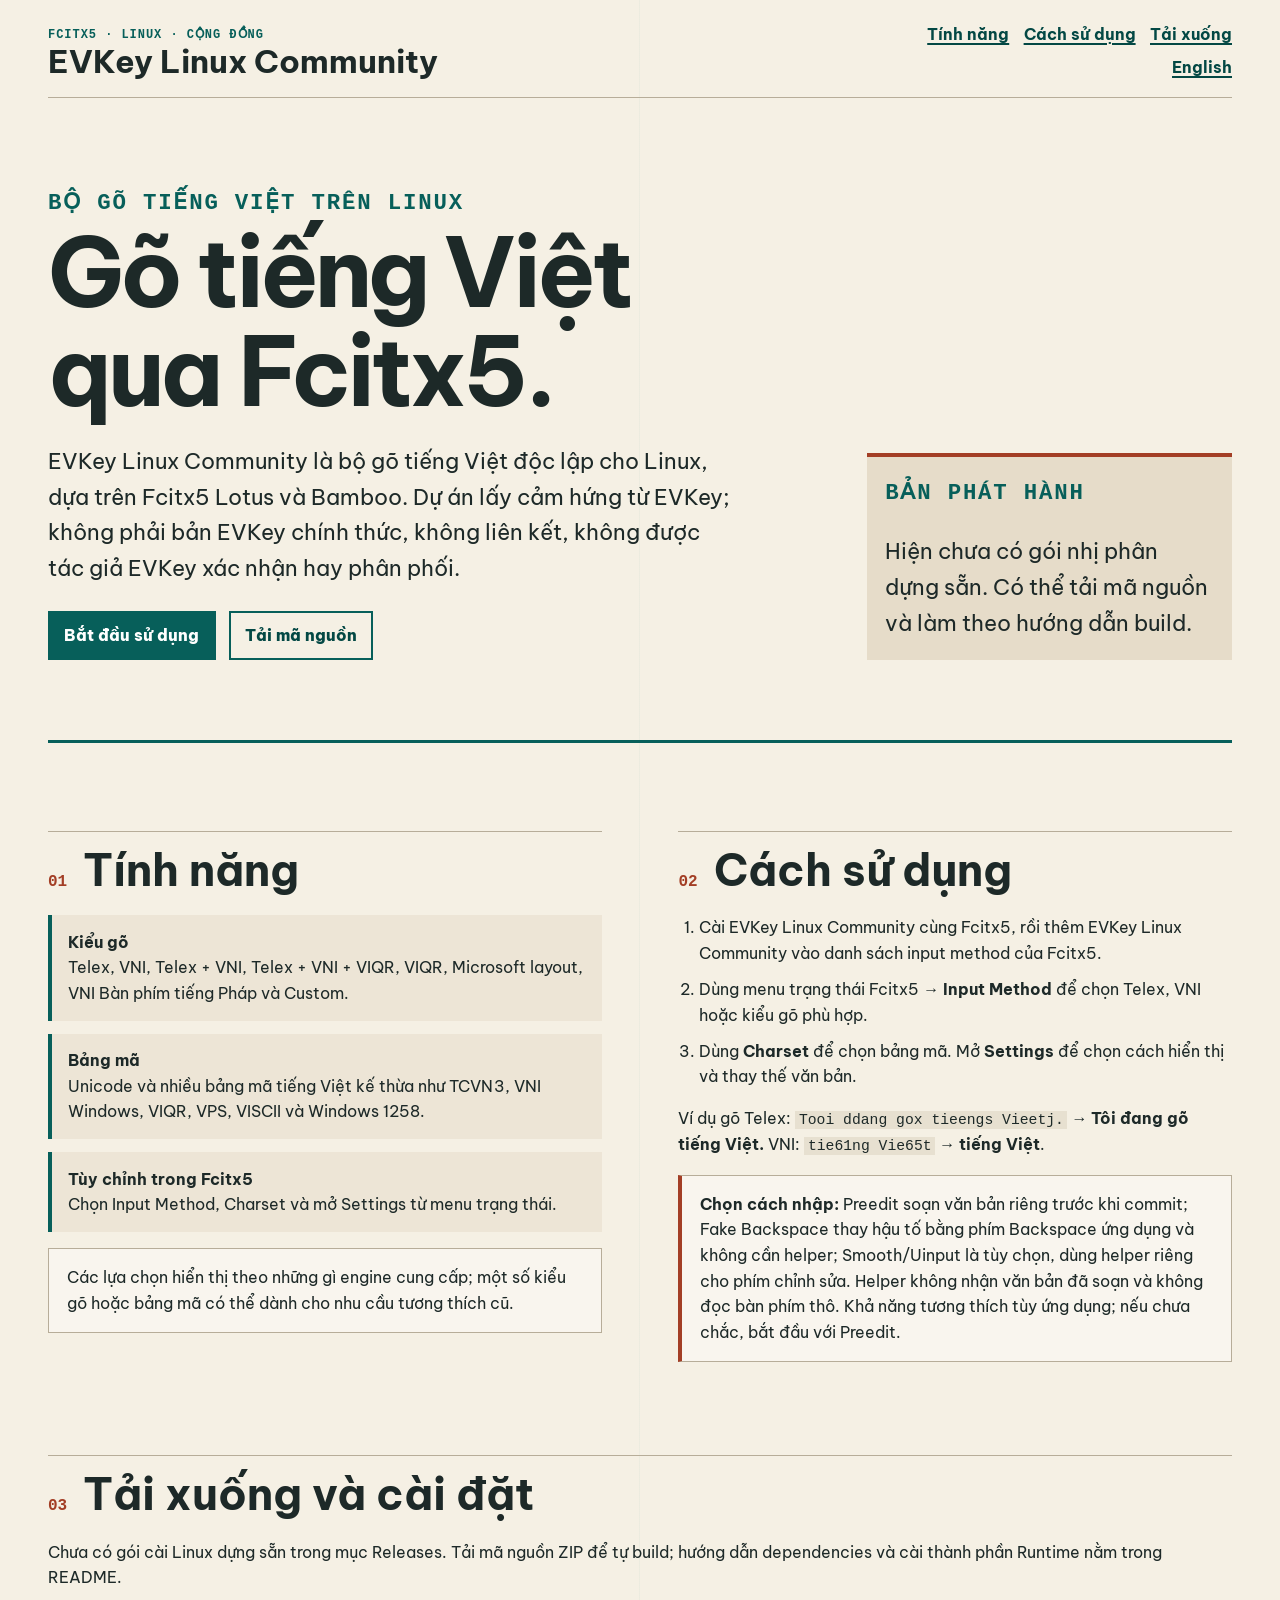
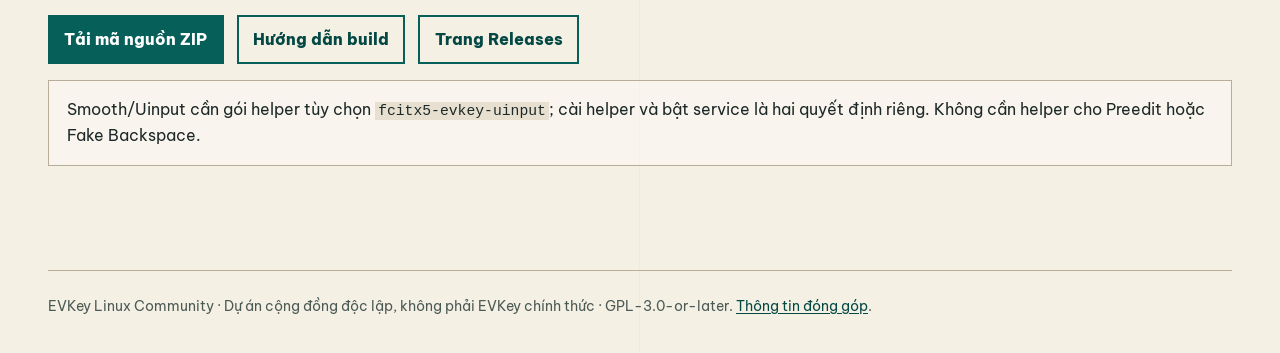
<file: site/index.html>
<!doctype html>
<html lang="vi">
<head>
  <meta charset="utf-8">
  <meta name="viewport" content="width=device-width, initial-scale=1">
  <meta name="description" content="EVKey Linux Community — bộ gõ tiếng Việt cho Fcitx5 trên Linux.">
  <title>Bộ gõ tiếng Việt cho Linux — EVKey Linux Community</title>
  <link rel="canonical" href="https://dt418.github.io/evkey-linux-community/">
  <link rel="alternate" hreflang="vi" href="https://dt418.github.io/evkey-linux-community/">
  <link rel="alternate" hreflang="en" href="https://dt418.github.io/evkey-linux-community/en/">
  <link rel="icon" href="data:,">
  <link rel="stylesheet" href="assets/site.css">
</head>
<body>
  <a class="skip-link" href="#noi-dung">Bỏ qua điều hướng</a>
  <header class="site-header">
    <div>
      <p class="eyebrow">Fcitx5 · Linux · cộng đồng</p>
      <a class="brand" href="./">EVKey Linux Community</a>
    </div>
    <nav aria-label="Điều hướng chính">
      <ul class="nav-list">
        <li><a href="#features">Tính năng</a></li>
        <li><a href="#guide">Cách sử dụng</a></li>
        <li><a href="#downloads">Tải xuống</a></li>
      </ul>
      <ul class="language-list" aria-label="Ngôn ngữ">
        <li><a href="en/" lang="en">English</a></li>
      </ul>
    </nav>
  </header>

  <main id="noi-dung" tabindex="-1">
    <section class="hero" aria-labelledby="tieu-de">
      <div>
        <p class="kicker">Bộ gõ tiếng Việt trên Linux</p>
        <h1 id="tieu-de">Gõ tiếng Việt qua Fcitx5.</h1>
        <p>EVKey Linux Community là bộ gõ tiếng Việt độc lập cho Linux, dựa trên Fcitx5 Lotus và Bamboo. Dự án lấy cảm hứng từ EVKey; không phải bản EVKey chính thức, không liên kết, không được tác giả EVKey xác nhận hay phân phối.</p>
        <div class="action-row">
          <a class="button-link" href="#guide">Bắt đầu sử dụng</a>
          <a class="button-link secondary" href="#downloads">Tải mã nguồn</a>
        </div>
      </div>
      <aside class="hero-note" aria-label="Tình trạng bản tải xuống">
        <p class="meta-label">Bản phát hành</p>
        <p>Hiện chưa có gói nhị phân dựng sẵn. Có thể tải mã nguồn và làm theo hướng dẫn build.</p>
      </aside>
    </section>

    <div class="content-grid">
      <section id="features" aria-labelledby="tinh-nang">
        <div class="section-heading"><span class="section-number">01</span><h2 id="tinh-nang">Tính năng</h2></div>
        <ul class="mode-list">
          <li><strong>Kiểu gõ</strong>Telex, VNI, Telex + VNI, Telex + VNI + VIQR, VIQR, Microsoft layout, VNI Bàn phím tiếng Pháp và Custom.</li>
          <li><strong>Bảng mã</strong>Unicode và nhiều bảng mã tiếng Việt kế thừa như TCVN3, VNI Windows, VIQR, VPS, VISCII và Windows 1258.</li>
          <li><strong>Tùy chỉnh trong Fcitx5</strong>Chọn Input Method, Charset và mở Settings từ menu trạng thái.</li>
        </ul>
        <p class="note">Các lựa chọn hiển thị theo những gì engine cung cấp; một số kiểu gõ hoặc bảng mã có thể dành cho nhu cầu tương thích cũ.</p>
      </section>

      <section id="guide" aria-labelledby="cach-dung">
        <div class="section-heading"><span class="section-number">02</span><h2 id="cach-dung">Cách sử dụng</h2></div>
        <ol class="build-steps">
          <li>Cài EVKey Linux Community cùng Fcitx5, rồi thêm EVKey Linux Community vào danh sách input method của Fcitx5.</li>
          <li>Dùng menu trạng thái Fcitx5 → <strong>Input Method</strong> để chọn Telex, VNI hoặc kiểu gõ phù hợp.</li>
          <li>Dùng <strong>Charset</strong> để chọn bảng mã. Mở <strong>Settings</strong> để chọn cách hiển thị và thay thế văn bản.</li>
        </ol>
        <p>Ví dụ gõ Telex: <code>Tooi ddang gox tieengs Vieetj.</code> → <strong>Tôi đang gõ tiếng Việt.</strong> VNI: <code>tie61ng Vie65t</code> → <strong>tiếng Việt</strong>.</p>
        <p class="callout"><strong>Chọn cách nhập:</strong> Preedit soạn văn bản riêng trước khi commit; Fake Backspace thay hậu tố bằng phím Backspace ứng dụng và không cần helper; Smooth/Uinput là tùy chọn, dùng helper riêng cho phím chỉnh sửa. Helper không nhận văn bản đã soạn và không đọc bàn phím thô. Khả năng tương thích tùy ứng dụng; nếu chưa chắc, bắt đầu với Preedit.</p>
      </section>

      <section class="wide" id="downloads" aria-labelledby="tai-xuong">
        <div class="section-heading"><span class="section-number">03</span><h2 id="tai-xuong">Tải xuống và cài đặt</h2></div>
        <p>Chưa có gói cài Linux dựng sẵn trong mục Releases. Tải mã nguồn ZIP để tự build; hướng dẫn dependencies và cài thành phần Runtime nằm trong README.</p>
        <div class="action-row">
          <a class="button-link" href="https://github.com/dt418/evkey-linux-community/archive/refs/heads/main.zip">Tải mã nguồn ZIP</a>
          <a class="button-link secondary" href="https://github.com/dt418/evkey-linux-community/blob/main/README.md#build">Hướng dẫn build</a>
          <a class="button-link secondary" href="https://github.com/dt418/evkey-linux-community/releases">Trang Releases</a>
        </div>
        <p class="note">Smooth/Uinput cần gói helper tùy chọn <code>fcitx5-evkey-uinput</code>; cài helper và bật service là hai quyết định riêng. Không cần helper cho Preedit hoặc Fake Backspace.</p>
      </section>
    </div>
  </main>

  <footer class="site-footer">
    <p>EVKey Linux Community · Dự án cộng đồng độc lập, không phải EVKey chính thức · GPL-3.0-or-later. <a href="https://github.com/dt418/evkey-linux-community/blob/main/CONTRIBUTING.md">Thông tin đóng góp</a>.</p>
  </footer>
</body>
</html>
</file>
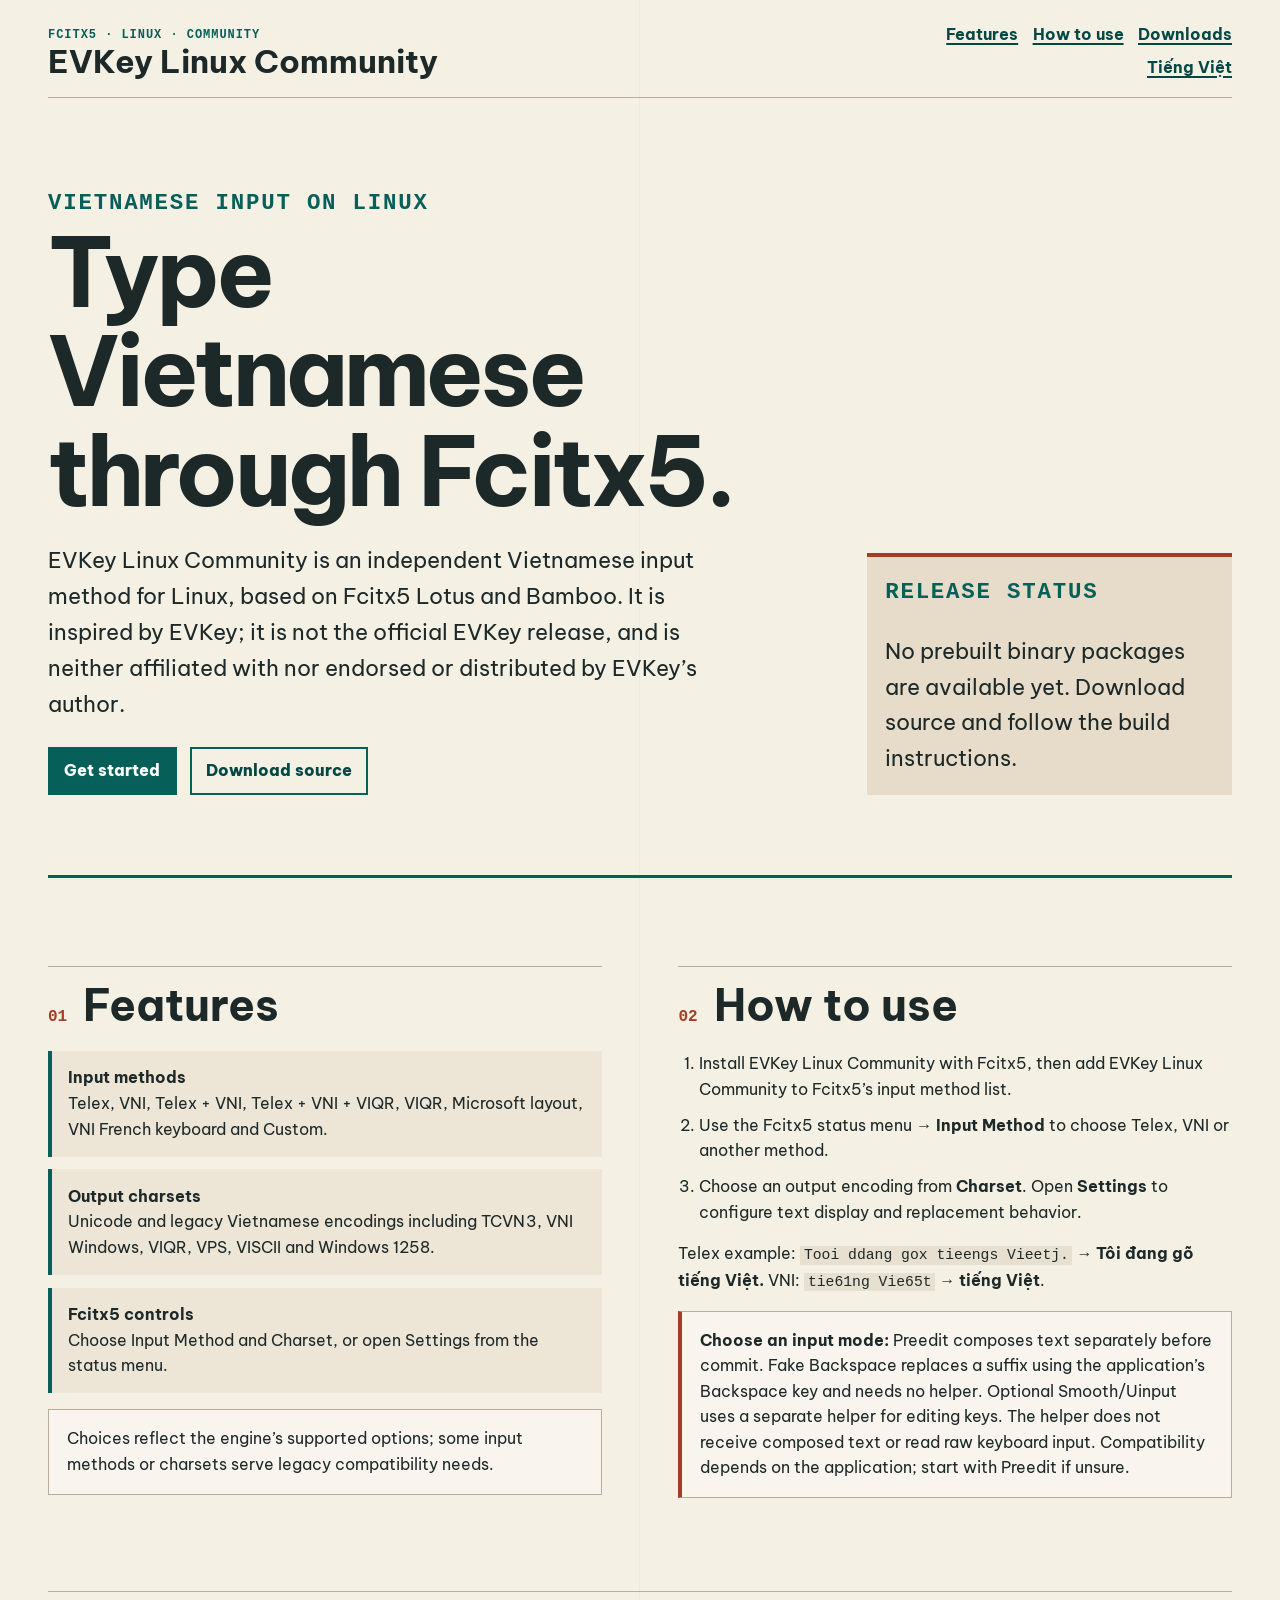
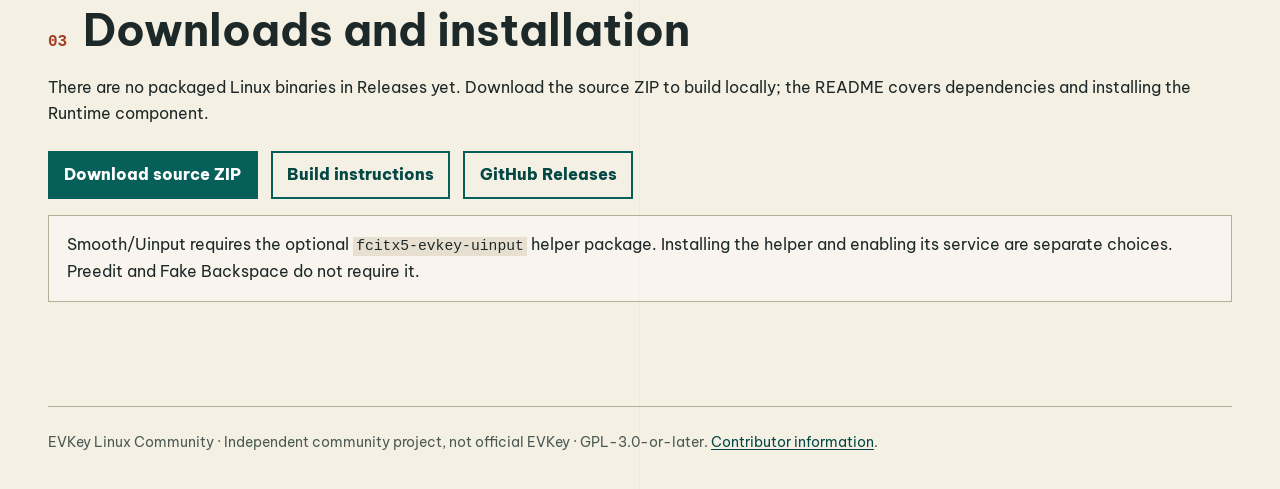
<file: site/en/index.html>
<!doctype html>
<html lang="en">
<head>
  <meta charset="utf-8">
  <meta name="viewport" content="width=device-width, initial-scale=1">
  <meta name="description" content="EVKey Linux Community — Vietnamese input for Fcitx5 on Linux.">
  <title>Vietnamese input for Linux — EVKey Linux Community</title>
  <link rel="canonical" href="https://dt418.github.io/evkey-linux-community/en/">
  <link rel="alternate" hreflang="vi" href="https://dt418.github.io/evkey-linux-community/">
  <link rel="alternate" hreflang="en" href="https://dt418.github.io/evkey-linux-community/en/">
  <link rel="icon" href="data:,">
  <link rel="stylesheet" href="../assets/site.css">
</head>
<body>
  <a class="skip-link" href="#content">Skip navigation</a>
  <header class="site-header">
    <div>
      <p class="eyebrow">Fcitx5 · Linux · community</p>
      <a class="brand" href="./">EVKey Linux Community</a>
    </div>
    <nav aria-label="Main navigation">
      <ul class="nav-list">
        <li><a href="#features">Features</a></li>
        <li><a href="#guide">How to use</a></li>
        <li><a href="#downloads">Downloads</a></li>
      </ul>
      <ul class="language-list" aria-label="Language">
        <li><a href="../" lang="vi">Tiếng Việt</a></li>
      </ul>
    </nav>
  </header>

  <main id="content" tabindex="-1">
    <section class="hero" aria-labelledby="title">
      <div>
        <p class="kicker">Vietnamese input on Linux</p>
        <h1 id="title">Type Vietnamese through Fcitx5.</h1>
        <p>EVKey Linux Community is an independent Vietnamese input method for Linux, based on Fcitx5 Lotus and Bamboo. It is inspired by EVKey; it is not the official EVKey release, and is neither affiliated with nor endorsed or distributed by EVKey’s author.</p>
        <div class="action-row">
          <a class="button-link" href="#guide">Get started</a>
          <a class="button-link secondary" href="#downloads">Download source</a>
        </div>
      </div>
      <aside class="hero-note" aria-label="Download status">
        <p class="meta-label">Release status</p>
        <p>No prebuilt binary packages are available yet. Download source and follow the build instructions.</p>
      </aside>
    </section>

    <div class="content-grid">
      <section id="features" aria-labelledby="features-title">
        <div class="section-heading"><span class="section-number">01</span><h2 id="features-title">Features</h2></div>
        <ul class="mode-list">
          <li><strong>Input methods</strong>Telex, VNI, Telex + VNI, Telex + VNI + VIQR, VIQR, Microsoft layout, VNI French keyboard and Custom.</li>
          <li><strong>Output charsets</strong>Unicode and legacy Vietnamese encodings including TCVN3, VNI Windows, VIQR, VPS, VISCII and Windows 1258.</li>
          <li><strong>Fcitx5 controls</strong>Choose Input Method and Charset, or open Settings from the status menu.</li>
        </ul>
        <p class="note">Choices reflect the engine’s supported options; some input methods or charsets serve legacy compatibility needs.</p>
      </section>

      <section id="guide" aria-labelledby="guide-title">
        <div class="section-heading"><span class="section-number">02</span><h2 id="guide-title">How to use</h2></div>
        <ol class="build-steps">
          <li>Install EVKey Linux Community with Fcitx5, then add EVKey Linux Community to Fcitx5’s input method list.</li>
          <li>Use the Fcitx5 status menu → <strong>Input Method</strong> to choose Telex, VNI or another method.</li>
          <li>Choose an output encoding from <strong>Charset</strong>. Open <strong>Settings</strong> to configure text display and replacement behavior.</li>
        </ol>
        <p>Telex example: <code>Tooi ddang gox tieengs Vieetj.</code> → <strong>Tôi đang gõ tiếng Việt.</strong> VNI: <code>tie61ng Vie65t</code> → <strong>tiếng Việt</strong>.</p>
        <p class="callout"><strong>Choose an input mode:</strong> Preedit composes text separately before commit. Fake Backspace replaces a suffix using the application’s Backspace key and needs no helper. Optional Smooth/Uinput uses a separate helper for editing keys. The helper does not receive composed text or read raw keyboard input. Compatibility depends on the application; start with Preedit if unsure.</p>
      </section>

      <section class="wide" id="downloads" aria-labelledby="downloads-title">
        <div class="section-heading"><span class="section-number">03</span><h2 id="downloads-title">Downloads and installation</h2></div>
        <p>There are no packaged Linux binaries in Releases yet. Download the source ZIP to build locally; the README covers dependencies and installing the Runtime component.</p>
        <div class="action-row">
          <a class="button-link" href="https://github.com/dt418/evkey-linux-community/archive/refs/heads/main.zip">Download source ZIP</a>
          <a class="button-link secondary" href="https://github.com/dt418/evkey-linux-community/blob/main/README.en.md#build">Build instructions</a>
          <a class="button-link secondary" href="https://github.com/dt418/evkey-linux-community/releases">GitHub Releases</a>
        </div>
        <p class="note">Smooth/Uinput requires the optional <code>fcitx5-evkey-uinput</code> helper package. Installing the helper and enabling its service are separate choices. Preedit and Fake Backspace do not require it.</p>
      </section>
    </div>
  </main>

  <footer class="site-footer">
    <p>EVKey Linux Community · Independent community project, not official EVKey · GPL-3.0-or-later. <a href="https://github.com/dt418/evkey-linux-community/blob/main/CONTRIBUTING.md">Contributor information</a>.</p>
  </footer>
</body>
</html>
</file>
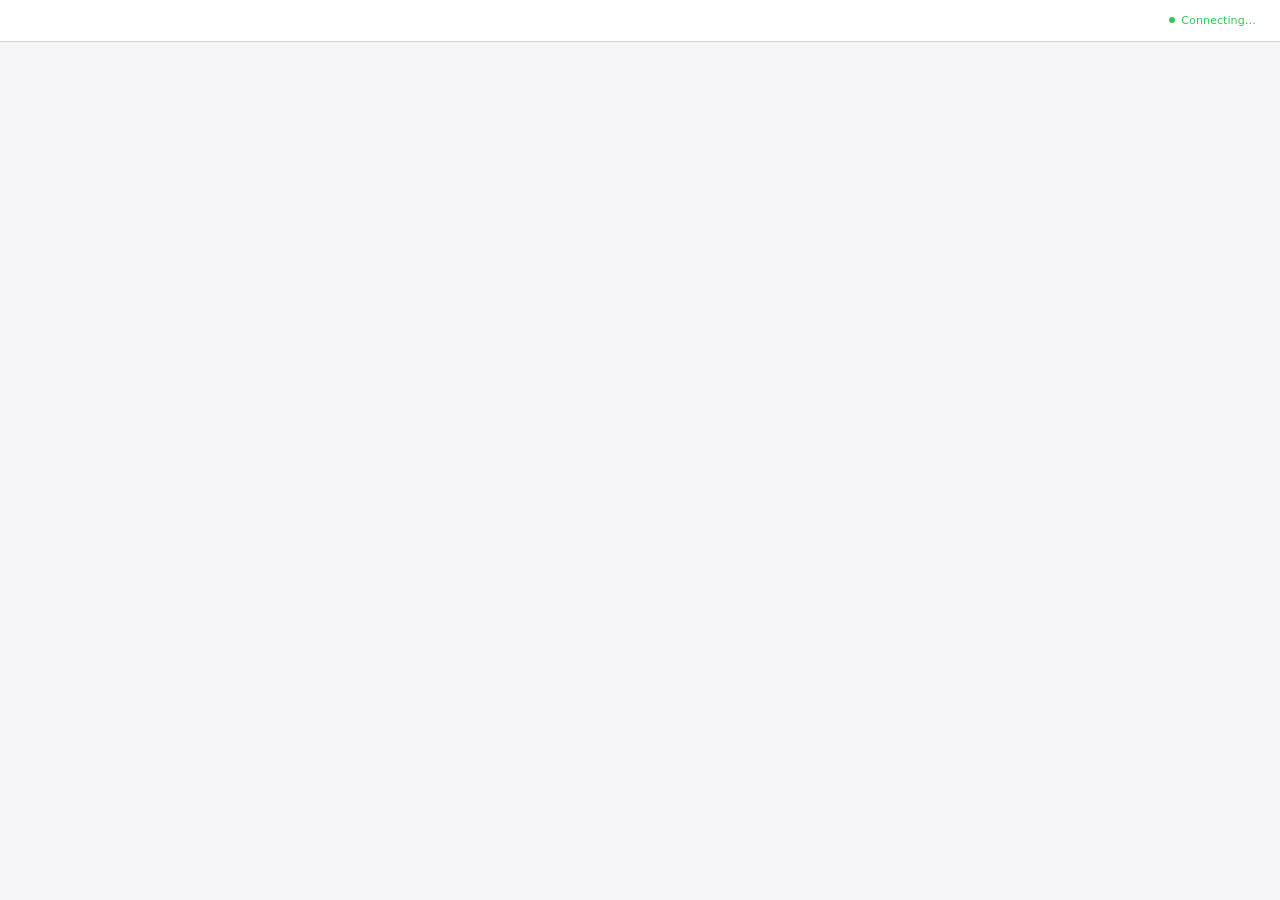
<file: .agents/skills/brainstorming/scripts/frame-template.html>
<!DOCTYPE html>
<html>
<head>
  <meta charset="utf-8">
  <title>Superpowers Brainstorming</title>
  <style>
    /*
     * BRAINSTORM COMPANION FRAME TEMPLATE
     *
     * This template provides a consistent frame with:
     * - OS-aware light/dark theming
     * - Header branding and connection status
     * - Scrollable main content area
     * - CSS helpers for common UI patterns
     *
     * Content is injected via placeholder comment in #frame-content.
     */

    * { box-sizing: border-box; margin: 0; padding: 0; }
    html, body { height: 100%; overflow: hidden; }

    /* ===== THEME VARIABLES ===== */
    :root {
      --bg-primary: #f5f5f7;
      --bg-secondary: #ffffff;
      --bg-tertiary: #e5e5e7;
      --border: #d1d1d6;
      --text-primary: #1d1d1f;
      --text-secondary: #86868b;
      --text-tertiary: #aeaeb2;
      --accent: #0071e3;
      --accent-hover: #0077ed;
      --success: #34c759;
      --warning: #ff9f0a;
      --error: #ff3b30;
      --selected-bg: #e8f4fd;
      --selected-border: #0071e3;
    }

    @media (prefers-color-scheme: dark) {
      :root {
        --bg-primary: #1d1d1f;
        --bg-secondary: #2d2d2f;
        --bg-tertiary: #3d3d3f;
        --border: #424245;
        --text-primary: #f5f5f7;
        --text-secondary: #86868b;
        --text-tertiary: #636366;
        --accent: #0a84ff;
        --accent-hover: #409cff;
        --selected-bg: rgba(10, 132, 255, 0.15);
        --selected-border: #0a84ff;
      }
    }

    body {
      font-family: system-ui, -apple-system, BlinkMacSystemFont, sans-serif;
      background: var(--bg-primary);
      color: var(--text-primary);
      display: flex;
      flex-direction: column;
      line-height: 1.5;
    }

    /* ===== FRAME STRUCTURE ===== */
    .brand { display: flex; align-items: center; min-width: 0; overflow: hidden; color: var(--text-secondary); line-height: 1; }
    .brand a { color: inherit; text-decoration: none; display: flex; align-items: center; gap: 0.5rem; min-width: 0; max-width: 100%; line-height: 1; }
    .brand-copy { display: block; min-width: 0; overflow: hidden; text-overflow: ellipsis; white-space: nowrap; line-height: 1; transform: translateY(-1px); }
    .brand-logo { display: block; height: 1em; width: auto; max-width: 180px; flex-shrink: 0; filter: invert(1); }
    @media (prefers-color-scheme: dark) {
      .brand-logo { filter: none; }
    }
    .status { font-size: 0.7rem; color: var(--status-color, var(--success)); display: flex; align-items: center; gap: 0.4rem; justify-self: end; white-space: nowrap; line-height: 1; }
    .status::before { content: ''; width: 6px; height: 6px; background: var(--status-color, var(--success)); border-radius: 50%; }

    .main { flex: 1; overflow-y: auto; }
    #frame-content { padding: 2rem; min-height: 100%; }

    .header {
      background: var(--bg-secondary);
      border-bottom: 1px solid var(--border);
      padding: 0.5rem 1.5rem;
      flex-shrink: 0;
      display: grid;
      grid-template-columns: minmax(0, 1fr) auto;
      align-items: center;
      gap: 1rem;
      min-height: 42px;
    }
    .header .brand { justify-self: start; width: 100%; font-size: 0.75rem; line-height: 1; }
    .header .status { grid-column: 2; line-height: 1; }
    .header span {
      font-size: 0.75rem;
      color: var(--text-secondary);
    }
    .header .selected-text {
      color: var(--accent);
      font-weight: 500;
    }

    /* ===== TYPOGRAPHY ===== */
    h2 { font-size: 1.5rem; font-weight: 600; margin-bottom: 0.5rem; }
    h3 { font-size: 1.1rem; font-weight: 600; margin-bottom: 0.25rem; }
    .subtitle { color: var(--text-secondary); margin-bottom: 1.5rem; }
    .section { margin-bottom: 2rem; }
    .label { font-size: 0.7rem; color: var(--text-secondary); text-transform: uppercase; letter-spacing: 0.05em; margin-bottom: 0.5rem; }

    /* ===== OPTIONS (for A/B/C choices) ===== */
    .options { display: flex; flex-direction: column; gap: 0.75rem; }
    .option {
      background: var(--bg-secondary);
      border: 2px solid var(--border);
      border-radius: 12px;
      padding: 1rem 1.25rem;
      cursor: pointer;
      transition: all 0.15s ease;
      display: flex;
      align-items: flex-start;
      gap: 1rem;
    }
    .option:hover { border-color: var(--accent); }
    .option.selected { background: var(--selected-bg); border-color: var(--selected-border); }
    .option .letter {
      background: var(--bg-tertiary);
      color: var(--text-secondary);
      width: 1.75rem; height: 1.75rem;
      border-radius: 6px;
      display: flex; align-items: center; justify-content: center;
      font-weight: 600; font-size: 0.85rem; flex-shrink: 0;
    }
    .option.selected .letter { background: var(--accent); color: white; }
    .option .content { flex: 1; }
    .option .content h3 { font-size: 0.95rem; margin-bottom: 0.15rem; }
    .option .content p { color: var(--text-secondary); font-size: 0.85rem; margin: 0; }

    /* ===== CARDS (for showing designs/mockups) ===== */
    .cards { display: grid; grid-template-columns: repeat(auto-fit, minmax(280px, 1fr)); gap: 1rem; }
    .card {
      background: var(--bg-secondary);
      border: 1px solid var(--border);
      border-radius: 12px;
      overflow: hidden;
      cursor: pointer;
      transition: all 0.15s ease;
    }
    .card:hover { border-color: var(--accent); transform: translateY(-2px); box-shadow: 0 4px 12px rgba(0,0,0,0.1); }
    .card.selected { border-color: var(--selected-border); border-width: 2px; }
    .card-image { background: var(--bg-tertiary); aspect-ratio: 16/10; display: flex; align-items: center; justify-content: center; }
    .card-body { padding: 1rem; }
    .card-body h3 { margin-bottom: 0.25rem; }
    .card-body p { color: var(--text-secondary); font-size: 0.85rem; }

    /* ===== MOCKUP CONTAINER ===== */
    .mockup {
      background: var(--bg-secondary);
      border: 1px solid var(--border);
      border-radius: 12px;
      overflow: hidden;
      margin-bottom: 1.5rem;
    }
    .mockup-header {
      background: var(--bg-tertiary);
      padding: 0.5rem 1rem;
      font-size: 0.75rem;
      color: var(--text-secondary);
      border-bottom: 1px solid var(--border);
    }
    .mockup-body { padding: 1.5rem; }

    /* ===== SPLIT VIEW (side-by-side comparison) ===== */
    .split { display: grid; grid-template-columns: 1fr 1fr; gap: 1.5rem; }
    @media (max-width: 700px) { .split { grid-template-columns: 1fr; } }

    /* ===== PROS/CONS ===== */
    .pros-cons { display: grid; grid-template-columns: 1fr 1fr; gap: 1rem; margin: 1rem 0; }
    .pros, .cons { background: var(--bg-secondary); border-radius: 8px; padding: 1rem; }
    .pros h4 { color: var(--success); font-size: 0.85rem; margin-bottom: 0.5rem; }
    .cons h4 { color: var(--error); font-size: 0.85rem; margin-bottom: 0.5rem; }
    .pros ul, .cons ul { margin-left: 1.25rem; font-size: 0.85rem; color: var(--text-secondary); }
    .pros li, .cons li { margin-bottom: 0.25rem; }

    /* ===== PLACEHOLDER (for mockup areas) ===== */
    .placeholder {
      background: var(--bg-tertiary);
      border: 2px dashed var(--border);
      border-radius: 8px;
      padding: 2rem;
      text-align: center;
      color: var(--text-tertiary);
    }

    /* ===== INLINE MOCKUP ELEMENTS ===== */
    .mock-nav { background: var(--accent); color: white; padding: 0.75rem 1rem; display: flex; gap: 1.5rem; font-size: 0.9rem; }
    .mock-sidebar { background: var(--bg-tertiary); padding: 1rem; min-width: 180px; }
    .mock-content { padding: 1.5rem; flex: 1; }
    .mock-button { background: var(--accent); color: white; border: none; padding: 0.5rem 1rem; border-radius: 6px; font-size: 0.85rem; }
    .mock-input { background: var(--bg-primary); border: 1px solid var(--border); border-radius: 6px; padding: 0.5rem; width: 100%; }
  </style>
</head>
<body>
  <div class="header">
    <!-- BRANDING -->
    <div class="status">Connecting…</div>
  </div>

  <div class="main">
    <div id="frame-content">
      <!-- CONTENT -->
    </div>
  </div>

</body>
</html>
</file>
<file: site/assets/site.css>
@font-face {
  font-family: "Be Vietnam Pro";
  font-style: normal;
  font-weight: 400;
  font-display: swap;
  src: url("fonts/be-vietnam-pro-latin-400.woff2") format("woff2");
  unicode-range: U+0000-00FF, U+0131, U+0152-0153, U+02BB-02BC, U+02C6, U+02DA, U+02DC, U+0304, U+0308, U+0329, U+2000-206F, U+20AC, U+2122, U+2191, U+2193, U+2212, U+2215, U+FEFF, U+FFFD;
}

@font-face {
  font-family: "Be Vietnam Pro";
  font-style: normal;
  font-weight: 400;
  font-display: swap;
  src: url("fonts/be-vietnam-pro-vietnamese-400.woff2") format("woff2");
  unicode-range: U+0102-0103, U+0110-0111, U+0128-0129, U+0168-0169, U+01A0-01A1, U+01AF-01B0, U+0300-0301, U+0303-0304, U+0308-0309, U+0323, U+0329, U+1EA0-1EF9, U+20AB;
}

@font-face {
  font-family: "Be Vietnam Pro";
  font-style: normal;
  font-weight: 700;
  font-display: swap;
  src: url("fonts/be-vietnam-pro-latin-700.woff2") format("woff2");
  unicode-range: U+0000-00FF, U+0131, U+0152-0153, U+02BB-02BC, U+02C6, U+02DA, U+02DC, U+0304, U+0308, U+0329, U+2000-206F, U+20AC, U+2122, U+2191, U+2193, U+2212, U+2215, U+FEFF, U+FFFD;
}

@font-face {
  font-family: "Be Vietnam Pro";
  font-style: normal;
  font-weight: 700;
  font-display: swap;
  src: url("fonts/be-vietnam-pro-vietnamese-700.woff2") format("woff2");
  unicode-range: U+0102-0103, U+0110-0111, U+0128-0129, U+0168-0169, U+01A0-01A1, U+01AF-01B0, U+0300-0301, U+0303-0304, U+0308-0309, U+0323, U+0329, U+1EA0-1EF9, U+20AB;
}

@font-face {
  font-family: "Be Vietnam Pro";
  font-style: normal;
  font-weight: 800;
  font-display: swap;
  src: url("fonts/be-vietnam-pro-latin-800.woff2") format("woff2");
  unicode-range: U+0000-00FF, U+0131, U+0152-0153, U+02BB-02BC, U+02C6, U+02DA, U+02DC, U+0304, U+0308, U+0329, U+2000-206F, U+20AC, U+2122, U+2191, U+2193, U+2212, U+2215, U+FEFF, U+FFFD;
}

@font-face {
  font-family: "Be Vietnam Pro";
  font-style: normal;
  font-weight: 800;
  font-display: swap;
  src: url("fonts/be-vietnam-pro-vietnamese-800.woff2") format("woff2");
  unicode-range: U+0102-0103, U+0110-0111, U+0128-0129, U+0168-0169, U+01A0-01A1, U+01AF-01B0, U+0300-0301, U+0303-0304, U+0308-0309, U+0323, U+0329, U+1EA0-1EF9, U+20AB;
}

:root {
  --paper: #f5f0e4;
  --paper-deep: #e6dcc9;
  --ink: #1d2928;
  --muted: #4c5a56;
  --teal: #075f5a;
  --teal-dark: #034844;
  --signal: #a33e25;
  --line: #b7ad99;
  --code: #e7e0d0;
  --display: "Be Vietnam Pro", sans-serif;
  --body: "Be Vietnam Pro", sans-serif;
  --mono: Consolas, "Liberation Mono", monospace;
  color-scheme: light;
}

* { box-sizing: border-box; }

html { background: var(--paper); }

body {
  margin: 0;
  min-width: 0;
  color: var(--ink);
  background:
    linear-gradient(90deg, transparent 0, transparent calc(50% - 1px), rgba(7, 95, 90, 0.035) calc(50% - 1px), rgba(7, 95, 90, 0.035) 50%, transparent 50%),
    var(--paper);
  font-family: var(--body);
  font-size: 1rem;
  line-height: 1.6;
}

a { color: var(--teal-dark); text-decoration-thickness: 0.1em; text-underline-offset: 0.16em; }
a:hover { color: var(--signal); }
a:focus-visible {
  outline: 3px solid var(--signal);
  outline-offset: 3px;
  border-radius: 2px;
}
main:focus-visible {
  outline: 3px solid var(--signal);
  outline-offset: 4px;
}

.skip-link {
  position: absolute;
  z-index: 2;
  top: 0;
  left: 1rem;
  transform: translateY(-130%);
  padding: 0.55rem 0.8rem;
  color: #fff;
  background: var(--teal-dark);
  font-weight: 700;
}

.skip-link:focus {
  position: relative;
  display: inline-block;
  transform: none;
}

.site-header,
.site-footer,
main {
  width: min(100% - 2rem, 74rem);
  margin-inline: auto;
}

.site-header {
  display: grid;
  grid-template-columns: minmax(11rem, 1fr) auto;
  gap: 1.25rem;
  align-items: end;
  padding-block: 1.4rem 1rem;
  border-bottom: 1px solid var(--line);
}

.eyebrow,
.kicker,
.meta-label {
  margin: 0;
  color: var(--teal);
  font-family: var(--mono);
  font-size: 0.75rem;
  font-weight: 700;
  letter-spacing: 0.08em;
  text-transform: uppercase;
}

.brand {
  display: inline-block;
  color: var(--ink);
  font-family: var(--display);
  font-size: clamp(1.35rem, 3vw, 2rem);
  font-weight: 700;
  line-height: 1.05;
  text-decoration: none;
}

.brand:hover { color: var(--teal); }

.nav-list,
.language-list,
.mode-list {
  margin: 0;
  padding: 0;
  list-style: none;
}

.nav-list,
.language-list {
  display: flex;
  flex-wrap: wrap;
  justify-content: flex-end;
  gap: 0.35rem 0.9rem;
}

.nav-list a,
.language-list a {
  font-weight: 700;
  white-space: nowrap;
}

.language-list { margin-top: 0.45rem; }
.language-list a[aria-current="page"] { color: var(--signal); }

main { padding-block: clamp(2.5rem, 7vw, 5.5rem); }

.hero {
  display: grid;
  grid-template-columns: minmax(0, 1.55fr) minmax(15rem, 0.75fr);
  gap: clamp(1.5rem, 5vw, 4rem);
  align-items: end;
  padding-bottom: clamp(2.5rem, 7vw, 5rem);
  border-bottom: 3px solid var(--teal);
}

.hero h1,
.section-heading h2 {
  margin: 0;
  font-family: var(--display);
  line-height: 1.04;
}

.hero h1 { max-width: 12ch; font-size: clamp(2.9rem, 8vw, 6rem); letter-spacing: -0.04em; }
.hero p { max-width: 43rem; font-size: clamp(1.1rem, 2.3vw, 1.4rem); }
.hero-note {
  padding: 1.15rem;
  border-top: 4px solid var(--signal);
  background: var(--paper-deep);
  font-size: 0.95rem;
}
.hero-note p:last-child { margin-bottom: 0; }

.action-row { display: flex; flex-wrap: wrap; gap: 0.8rem; margin-top: 1.5rem; }
.button-link {
  display: inline-block;
  padding: 0.6rem 0.9rem;
  border: 2px solid var(--teal);
  color: #fff;
  background: var(--teal);
  font-weight: 800;
  text-decoration: none;
}
.button-link:hover { border-color: var(--signal); color: #fff; background: var(--signal); }
.button-link.secondary { color: var(--teal-dark); background: transparent; }
.button-link.secondary:hover { color: var(--signal); background: transparent; }

.content-grid {
  display: grid;
  grid-template-columns: repeat(2, minmax(0, 1fr));
  gap: clamp(2.5rem, 6vw, 5rem);
  margin-top: clamp(2.5rem, 7vw, 5.5rem);
}
.content-grid > section { padding-top: 1rem; border-top: 1px solid var(--line); }
.content-grid > section.wide { grid-column: 1 / -1; }

.section-heading { display: flex; gap: 1rem; align-items: baseline; margin-bottom: 1.25rem; }
.section-heading h2 { font-size: clamp(1.75rem, 4vw, 2.75rem); }
.section-number { color: var(--signal); font-family: var(--mono); font-weight: 700; }

.mode-list { display: grid; gap: 0.8rem; }
.mode-list li { padding: 0.9rem 1rem; border-left: 4px solid var(--teal); background: rgba(230, 220, 201, 0.52); }
.mode-list strong { display: block; }

.note,
.callout {
  padding: 1rem 1.1rem;
  border: 1px solid var(--line);
  background: rgba(255, 255, 255, 0.34);
}
.callout { border-left: 4px solid var(--signal); }
.note > :first-child,
.callout > :first-child { margin-top: 0; }
.note > :last-child,
.callout > :last-child { margin-bottom: 0; }

.build-steps { margin: 0; padding-left: 1.3rem; }
.build-steps li + li { margin-top: 0.65rem; }
code { font-family: var(--mono); padding: 0.08em 0.24em; background: var(--code); font-size: 0.92em; }


.site-footer { padding-block: 1.5rem 2.2rem; border-top: 1px solid var(--line); color: var(--muted); font-size: 0.9rem; }
.site-footer p { max-width: 70rem; margin: 0; }

@media (max-width: 44rem) {
  .site-header { grid-template-columns: 1fr; align-items: start; }
  .nav-list, .language-list { justify-content: flex-start; }
  .hero { grid-template-columns: 1fr; }
  .content-grid { grid-template-columns: minmax(0, 1fr); }
  .hero h1 { max-width: 11ch; }
  .content-grid > section.wide { grid-column: auto; }
}

@media (max-width: 24rem) {
  .site-header, .site-footer, main { width: min(100% - 1.25rem, 74rem); }
  .nav-list, .language-list { gap: 0.35rem 0.65rem; }
  .hero h1 { overflow-wrap: anywhere; }
}

@media (prefers-reduced-motion: reduce) {
  *, *::before, *::after { scroll-behavior: auto !important; }
}
</file>
